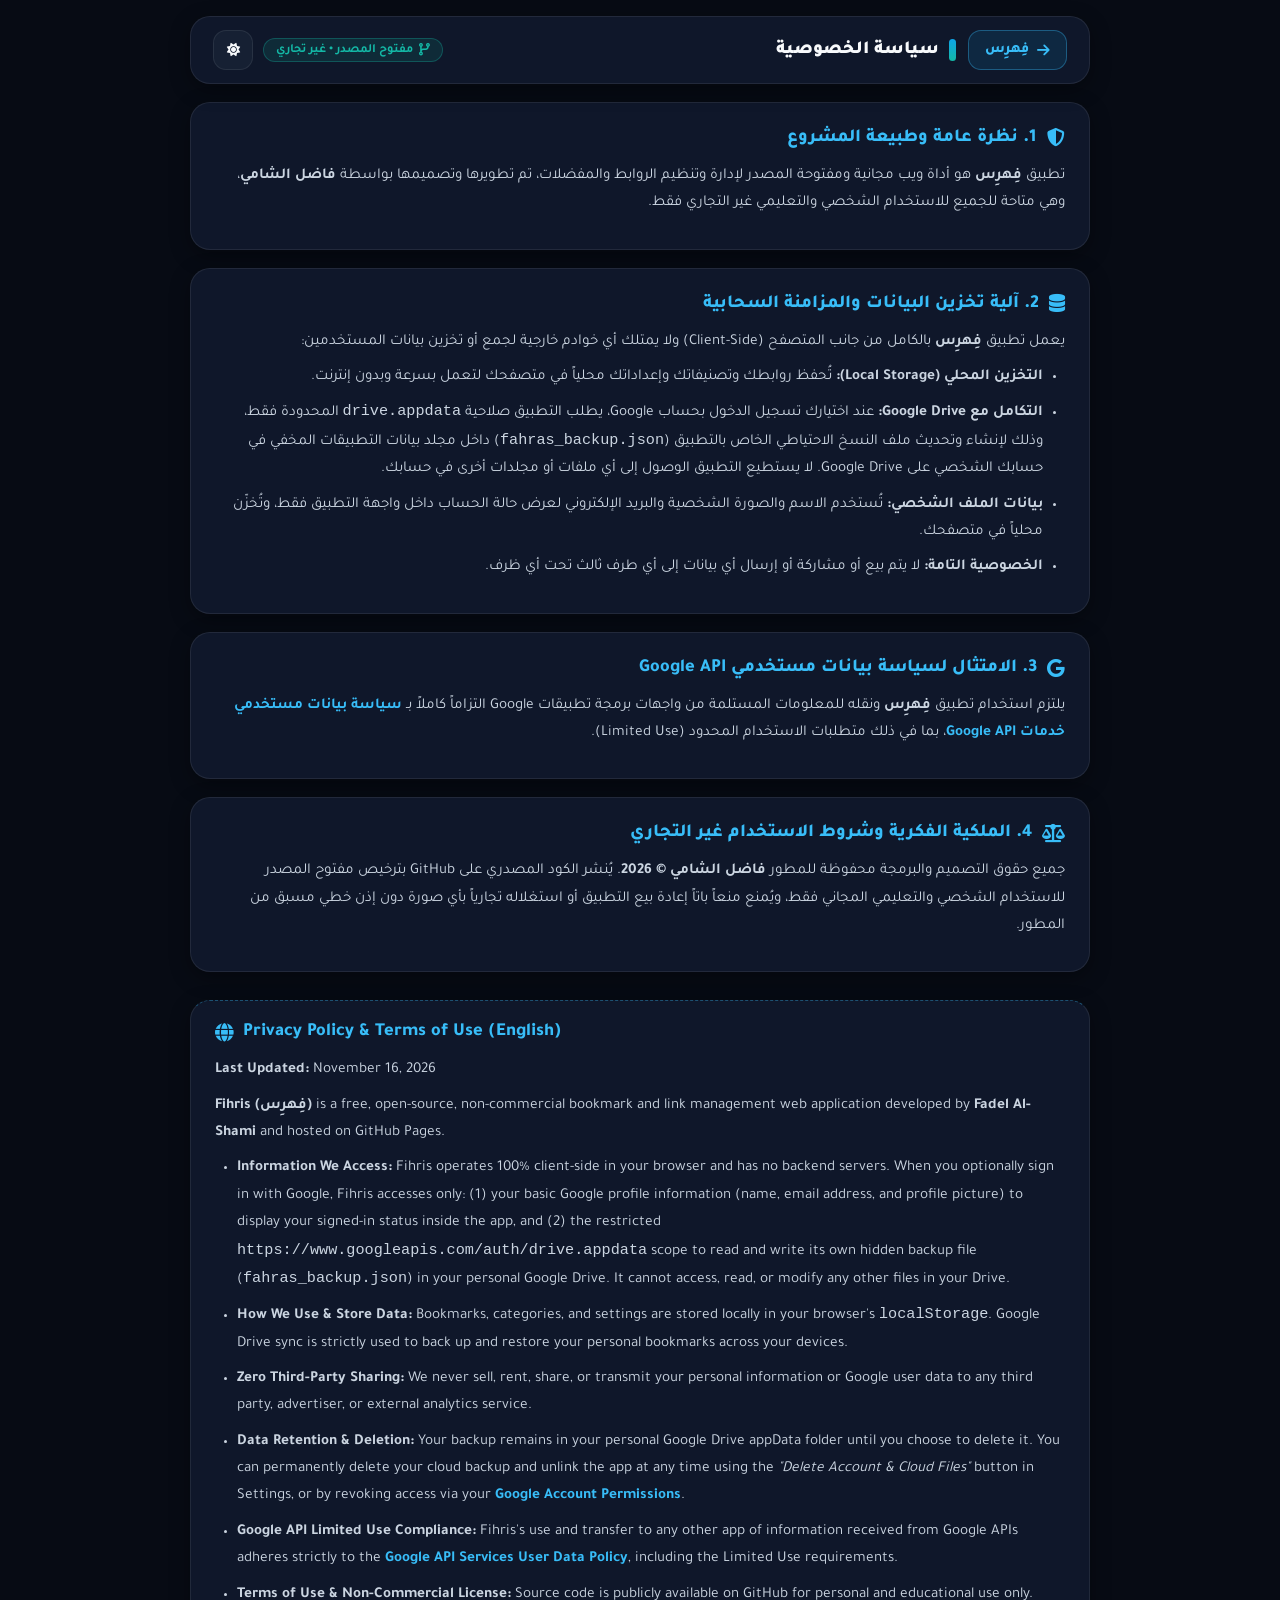
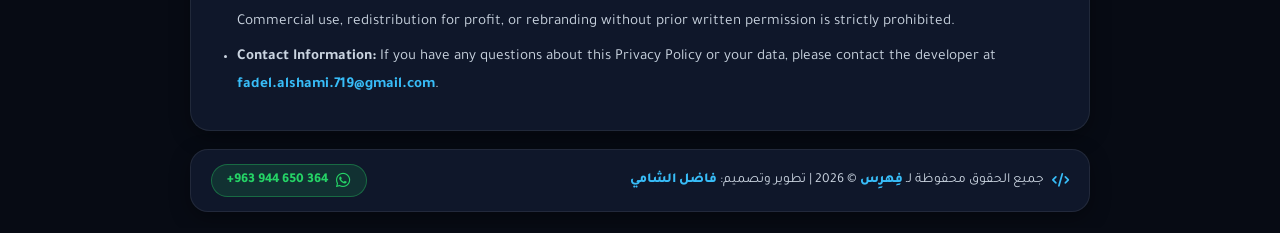
<file: privacy.html>
<!DOCTYPE html>
<html lang="ar" dir="rtl">

<head>
    <meta charset="UTF-8">
    <meta name="viewport" content="width=device-width, initial-scale=1.0, viewport-fit=cover">
    <title>سياسة الخصوصية وشروط الاستخدام - فِهرِس | Fihris</title>
    <!-- 1. أيقونات المتصفح (مطابقة لـ index.html) -->
    <link rel="icon" type="image/png" href="favicon/favicon-96x96.png" sizes="96x96" />
    <link rel="icon" type="image/svg+xml" href="favicon/favicon.svg" />
    <link rel="shortcut icon" href="favicon/favicon.ico" />
    <!-- 2. أيقونة أجهزة آبل -->
    <link rel="apple-touch-icon" sizes="180x180" href="favicon/apple-touch-icon.png" />
    <!-- 3. ملف الإعدادات للأندرويد -->
    <link rel="manifest" href="favicon/site.webmanifest" />
    <!-- 4. لون شريط المتصفح -->
    <meta name="theme-color" content="#0088cc">

    <link href="https://fonts.googleapis.com/css2?family=Tajawal:wght@300;400;500;700;800;900&display=swap"
        rel="stylesheet">
    <link rel="stylesheet" href="https://cdnjs.cloudflare.com/ajax/libs/font-awesome/6.4.0/css/all.min.css">
    <link rel="stylesheet" href="style.css">
    <style>
        .privacy-container {
            max-width: 900px;
            margin: 0 auto;
            width: 100%;
            display: flex;
            flex-direction: column;
            gap: 18px;
        }

        .privacy-navbar {
            position: sticky;
            top: 16px;
            z-index: 50;
            height: 68px;
            flex-wrap: nowrap;
        }

        .back-pill-btn {
            display: inline-flex;
            align-items: center;
            gap: 8px;
            height: 40px;
            padding: 0 16px;
            border-radius: 13px;
            background: rgba(14, 165, 233, 0.12);
            border: 1px solid rgba(56, 189, 248, 0.35);
            color: var(--primary-light);
            font-family: 'Tajawal', sans-serif;
            font-size: 0.9rem;
            font-weight: 800;
            text-decoration: none;
            cursor: pointer;
            transition: all 0.2s var(--ease-snappy);
            white-space: nowrap;
        }

        .back-pill-btn i {
            transition: transform 0.2s ease;
        }

        .back-pill-btn:hover {
            background: linear-gradient(135deg, var(--primary), var(--accent));
            color: #ffffff;
            border-color: transparent;
            box-shadow: 0 4px 14px rgba(14, 165, 233, 0.35);
        }

        .back-pill-btn:hover i {
            transform: translateX(3px);
        }

        .policy-card {
            background: var(--bg-surface);
            border: 1px solid var(--border);
            border-radius: var(--radius);
            padding: 24px;
            box-shadow: var(--shadow);
        }

        .policy-card h2 {
            font-size: 1.15rem;
            font-weight: 800;
            color: var(--primary-light);
            margin-bottom: 12px;
            display: flex;
            align-items: center;
            gap: 10px;
        }

        .policy-card p,
        .policy-card li {
            font-size: 0.95rem;
            color: var(--text-secondary);
            line-height: 1.8;
            margin-bottom: 8px;
        }

        .policy-card ul {
            padding-right: 22px;
            margin-top: 8px;
        }

        .policy-card a {
            color: var(--primary-light);
            text-decoration: none;
            font-weight: 700;
        }

        .policy-card a:hover {
            text-decoration: underline;
        }

        .en-block {
            direction: ltr;
            text-align: left;
            border-top: 1px dashed var(--border-highlight);
            padding-top: 20px;
            margin-top: 10px;
        }

        .en-block ul {
            padding-right: 0;
            padding-left: 22px;
        }

        .license-badge {
            display: inline-flex;
            align-items: center;
            gap: 6px;
            background: rgba(20, 184, 166, 0.12);
            color: var(--accent);
            border: 1px solid rgba(20, 184, 166, 0.3);
            padding: 4px 12px;
            border-radius: 50px;
            font-size: 0.78rem;
            font-weight: 700;
        }

        @media (max-width: 768px) {
            .privacy-navbar {
                height: 58px;
                padding: 0 12px;
                top: 8px;
            }

            .privacy-navbar .navbar-right {
                display: flex !important;
            }

            .license-badge {
                display: none;
            }

            .back-pill-btn {
                height: 36px;
                padding: 0 12px;
                font-size: 0.84rem;
            }
        }
    </style>
</head>

<body data-theme="dark">
    <script>
        (function () {
            var savedTheme = localStorage.getItem('linkvault_theme') || 'dark';
            document.documentElement.setAttribute('data-theme', savedTheme);
            document.body.setAttribute('data-theme', savedTheme);
        })();
    </script>
    <div class="app-container" style="flex-direction: column;">
        <div class="privacy-container">
            <!-- شريط علوي متناسق مع هوية فهرس -->
            <header class="navbar privacy-navbar">
                <div class="navbar-left" style="gap: 12px;">
                    <a href="index.html" onclick="goBackToApp(event)" class="back-pill-btn" title="العودة إلى فِهرِس">
                        <i class="fas fa-arrow-right"></i>
                        <span>فِهرِس</span>
                    </a>
                    <h1 class="page-title" style="font-size: 1.15rem;">سياسة الخصوصية</h1>
                </div>
                <div class="navbar-right" style="display: flex; align-items: center; gap: 10px;">
                    <span class="license-badge"><i class="fas fa-code-branch"></i> مفتوح المصدر • غير تجاري</span>
                    <button class="nav-btn" onclick="togglePrivacyTheme()" title="تبديل المظهر"><i class="fas fa-sun"
                            id="privacyThemeIcon"></i></button>
                </div>
            </header>

            <!-- القسم العربي -->
            <div class="policy-card">
                <h2><i class="fas fa-shield-alt"></i> 1. نظرة عامة وطبيعة المشروع</h2>
                <p>تطبيق <strong>فِهرِس</strong> هو أداة ويب مجانية ومفتوحة المصدر لإدارة وتنظيم الروابط والمفضلات، تم
                    تطويرها وتصميمها بواسطة <strong>فاضل الشامي</strong>، وهي متاحة للجميع للاستخدام الشخصي والتعليمي
                    غير التجاري فقط.</p>
            </div>

            <div class="policy-card">
                <h2><i class="fas fa-database"></i> 2. آلية تخزين البيانات والمزامنة السحابية</h2>
                <p>يعمل تطبيق <strong>فِهرِس</strong> بالكامل من جانب المتصفح (Client-Side) ولا يمتلك أي خوادم خارجية
                    لجمع أو تخزين بيانات المستخدمين:</p>
                <ul>
                    <li><strong>التخزين المحلي (Local Storage):</strong> تُحفظ روابطك وتصنيفاتك وإعداداتك محلياً في
                        متصفحك لتعمل بسرعة وبدون إنترنت.</li>
                    <li><strong>التكامل مع Google Drive:</strong> عند اختيارك تسجيل الدخول بحساب Google، يطلب التطبيق
                        صلاحية <code>drive.appdata</code> المحدودة فقط، وذلك لإنشاء وتحديث ملف النسخ الاحتياطي الخاص
                        بالتطبيق (<code>fahras_backup.json</code>) داخل مجلد بيانات التطبيقات المخفي في حسابك الشخصي على
                        Google Drive. لا يستطيع التطبيق الوصول إلى أي ملفات أو مجلدات أخرى في حسابك.</li>
                    <li><strong>بيانات الملف الشخصي:</strong> تُستخدم الاسم والصورة الشخصية والبريد الإلكتروني لعرض حالة
                        الحساب داخل واجهة التطبيق فقط، وتُخزّن محلياً في متصفحك.</li>
                    <li><strong>الخصوصية التامة:</strong> لا يتم بيع أو مشاركة أو إرسال أي بيانات إلى أي طرف ثالث تحت أي
                        ظرف.</li>
                </ul>
            </div>

            <div class="policy-card">
                <h2><i class="fab fa-google"></i> 3. الامتثال لسياسة بيانات مستخدمي Google API</h2>
                <p>يلتزم استخدام تطبيق <strong>فِهرِس</strong> ونقله للمعلومات المستلمة من واجهات برمجة تطبيقات Google
                    التزاماً كاملاً بـ <a href="https://developers.google.com/terms/api-services-user-data-policy"
                        target="_blank" rel="noopener">سياسة بيانات مستخدمي خدمات Google API</a>، بما في ذلك متطلبات
                    الاستخدام المحدود (Limited Use).</p>
            </div>

            <div class="policy-card">
                <h2><i class="fas fa-balance-scale"></i> 4. الملكية الفكرية وشروط الاستخدام غير التجاري</h2>
                <p>جميع حقوق التصميم والبرمجة محفوظة للمطور <strong>فاضل الشامي © 2026</strong>. يُنشر الكود المصدري على
                    GitHub بترخيص مفتوح المصدر للاستخدام الشخصي والتعليمي المجاني فقط، ويُمنع منعاً باتاً إعادة بيع
                    التطبيق أو استغلاله تجارياً بأي صورة دون إذن خطي مسبق من المطور.</p>
            </div>

            <!-- القسم الإنجليزي -->
            <div class="policy-card en-block" lang="en">
                <h2><i class="fas fa-globe"></i> Privacy Policy &amp; Terms of Use (English)</h2>
                <p><strong>Last Updated:</strong> November 16, 2026</p>
                <p><strong>Fihris (فِهرِس)</strong> is a free, open-source, non-commercial bookmark and link management
                    web application developed by <strong>Fadel Al-Shami</strong> and hosted on GitHub Pages.</p>
                <ul>
                    <li><strong>Information We Access:</strong> Fihris operates 100% client-side in your browser and has
                        no
                        backend servers. When you optionally sign in with Google, Fihris accesses only: (1) your basic
                        Google profile information (name, email address, and profile picture) to display your signed-in
                        status inside the app, and (2) the restricted
                        <code>https://www.googleapis.com/auth/drive.appdata</code>
                        scope to read and write its own hidden backup file (<code>fahras_backup.json</code>) in your
                        personal
                        Google Drive. It cannot access, read, or modify any other files in your Drive.</li>
                    <li><strong>How We Use &amp; Store Data:</strong> Bookmarks, categories, and settings are stored
                        locally
                        in your browser's <code>localStorage</code>. Google Drive sync is strictly used to back up and
                        restore
                        your personal bookmarks across your devices.</li>
                    <li><strong>Zero Third-Party Sharing:</strong> We never sell, rent, share, or transmit your personal
                        information or Google user data to any third party, advertiser, or external analytics service.
                    </li>
                    <li><strong>Data Retention &amp; Deletion:</strong> Your backup remains in your personal Google
                        Drive
                        appData folder until you choose to delete it. You can permanently delete your cloud backup and
                        unlink
                        the app at any time using the <em>"Delete Account &amp; Cloud Files"</em> button in Settings, or
                        by
                        revoking access via your <a href="https://myaccount.google.com/permissions" target="_blank"
                            rel="noopener">Google Account Permissions</a>.</li>
                    <li><strong>Google API Limited Use Compliance:</strong> Fihris's use and transfer to any other app
                        of
                        information received from Google APIs adheres strictly to the <a
                            href="https://developers.google.com/terms/api-services-user-data-policy" target="_blank"
                            rel="noopener">Google API Services User Data Policy</a>, including the Limited Use
                        requirements.</li>
                    <li><strong>Terms of Use &amp; Non-Commercial License:</strong> Source code is publicly available on
                        GitHub for personal and educational use only. Commercial use, redistribution for profit, or
                        rebranding
                        without prior written permission is strictly prohibited.</li>
                    <li><strong>Contact Information:</strong> If you have any questions about this Privacy Policy or
                        your
                        data, please contact the developer at <a
                            href="mailto:fadel.alshami.719@gmail.com">fadel.alshami.719@gmail.com</a>.</li>
                </ul>
            </div>

            <footer class="app-footer">
                <div class="footer-rights">
                    <i class="fas fa-code" style="color:var(--primary-light);"></i>
                    <span>جميع الحقوق محفوظة لـ <strong>فِهرِس</strong> © 2026 | تطوير وتصميم: <strong>فاضل
                            الشامي</strong></span>
                </div>
                <a href="https://wa.me/963944650364" target="_blank" rel="noopener noreferrer" class="whatsapp-pill">
                    <i class="fab fa-whatsapp"></i>
                    <span class="wa-number">+963 944 650 364</span>
                </a>
            </footer>
        </div>
    </div>

    <script>
        const savedTheme = localStorage.getItem('linkvault_theme') || 'dark';
        document.body.setAttribute('data-theme', savedTheme);
        const privacyThemeIcon = document.getElementById('privacyThemeIcon');
        if (privacyThemeIcon) {
            privacyThemeIcon.className = savedTheme === 'dark' ? 'fas fa-sun' : 'fas fa-moon';
        }

        function togglePrivacyTheme() {
            const current = document.body.getAttribute('data-theme');
            const next = current === 'dark' ? 'light' : 'dark';
            document.documentElement.setAttribute('data-theme', next);
            document.body.setAttribute('data-theme', next);
            localStorage.setItem('linkvault_theme', next);
            if (privacyThemeIcon) {
                privacyThemeIcon.className = next === 'dark' ? 'fas fa-sun' : 'fas fa-moon';
            }
        }

        function goBackToApp(e) {
            if (document.referrer && document.referrer.includes(window.location.host)) {
                e.preventDefault();
                window.history.back();
            }
        }
    </script>
</body>

</html>
</file>
<file: style.css>
:root {
    --primary: #0ea5e9;
    --primary-dark: #0284c7;
    --primary-light: #38bdf8;
    --secondary: #f43f5e;
    --accent: #14b8a6;
    --success: #10b981;
    --danger: #ef4444;
    --warning: #f59e0b;
    --info: #06b6d4;
    --whatsapp: #25d366;
    --radius: 20px;
    --radius-sm: 14px;
    --ease-snappy: cubic-bezier(0.2, 0.8, 0.2, 1);
}

[data-theme="dark"] {
    --bg-dark: #070b14;
    --bg-surface: #0f172a;
    --bg-elevated: #162033;
    --bg-sidebar: #0b1120;
    --bg-hover: #1e293b;
    --text-primary: #f8fafc;
    --text-secondary: #cbd5e1;
    --text-muted: #64748b;
    --border: rgba(255, 255, 255, 0.08);
    --border-highlight: rgba(56, 189, 248, 0.35);
    --shadow: 0 6px 20px rgba(0, 0, 0, 0.35);
    --shadow-lg: 0 14px 30px rgba(0, 0, 0, 0.55);
    --input-bg: #090e1a;
}

[data-theme="light"] {
    --bg-dark: #f1f5f9;
    --bg-surface: #ffffff;
    --bg-elevated: #f8fafc;
    --bg-sidebar: #ffffff;
    --bg-hover: #e2e8f0;
    --text-primary: #0f172a;
    --text-secondary: #334155;
    --text-muted: #64748b;
    --border: rgba(15, 23, 42, 0.09);
    --border-highlight: rgba(14, 165, 233, 0.4);
    --shadow: 0 4px 16px rgba(15, 23, 42, 0.06);
    --shadow-lg: 0 12px 28px rgba(15, 23, 42, 0.12);
    --input-bg: #f8fafc;
}

* {
    margin: 0;
    padding: 0;
    box-sizing: border-box;
    -webkit-tap-highlight-color: transparent;
}

button,
a,
.link-card,
.pinned-item,
.filter-chip,
.user-info,
.category-card {
    touch-action: manipulation;
}

body {
    font-family: 'Tajawal', sans-serif;
    background-color: var(--bg-dark);
    color: var(--text-primary);
    min-height: 100vh;
    min-height: 100dvh;
    overflow-x: hidden;
}

::-webkit-scrollbar {
    width: 6px;
    height: 6px;
}

::-webkit-scrollbar-track {
    background: transparent;
}

::-webkit-scrollbar-thumb {
    background: var(--border-highlight);
    border-radius: 10px;
}

.app-container {
    display: flex;
    min-height: 100vh;
    min-height: 100dvh;
    padding: 16px;
    gap: 20px;
}

/* ===== الطبقة المعتمة للهاتف ===== */
.sidebar-overlay {
    display: none;
    position: fixed;
    inset: 0;
    background: rgba(2, 6, 23, 0.72);
    z-index: 999;
    opacity: 0;
    will-change: opacity;
    transition: opacity 0.2s ease;
}

.sidebar-overlay.active {
    display: block;
    opacity: 1;
}

/* ===== القائمة الجانبية (Sidebar) ===== */
.sidebar {
    width: 270px;
    background: var(--bg-sidebar);
    border: 1px solid var(--border);
    border-radius: 24px;
    display: flex;
    flex-direction: column;
    position: fixed;
    right: 16px;
    top: 16px;
    height: calc(100vh - 32px);
    height: calc(100dvh - 32px);
    z-index: 100;
    will-change: transform, width;
    transition: transform 0.24s var(--ease-snappy), width 0.24s var(--ease-snappy);
    overflow-y: auto;
    box-shadow: var(--shadow);
}

.sidebar.collapsed {
    width: 82px;
}

/* ===== بانر ترويسة القائمة الجانبية مع الصورة ===== */
.sidebar-header {
    margin: 12px 12px 6px;
    padding: 12px 14px;
    background: linear-gradient(135deg, #0c192e 0%, #0f2942 100%);
    border: 1px solid rgba(56, 189, 248, 0.35);
    border-radius: 18px;
    display: flex;
    align-items: center;
    gap: 12px;
    box-shadow: 0 4px 15px rgba(0, 0, 0, 0.2);
}

[data-theme="light"] .sidebar-header {
    background: linear-gradient(135deg, #e0f2fe 0%, #ccfbf1 100%);
    border-color: rgba(14, 165, 233, 0.35);
    box-shadow: 0 4px 12px rgba(14, 165, 233, 0.1);
}

.logo-icon {
    width: 42px;
    height: 42px;
    border-radius: 13px;
    display: flex;
    align-items: center;
    justify-content: center;
    flex-shrink: 0;
    overflow: hidden;
    position: relative;
    background: transparent;
    transition: transform 0.2s ease;
}

.logo-img {
    width: 100%;
    height: 100%;
    object-fit: cover;
    border-radius: 13px;
    display: block;
}

.logo-expand-icon {
    display: none;
    font-size: 1.1rem;
    color: #ffffff;
}

.logo-text {
    font-size: 1.5rem;
    font-weight: 900;
    letter-spacing: -0.3px;
    color: #ffffff;
    white-space: nowrap;
}

[data-theme="light"] .logo-text {
    color: #0369a1;
}

.sidebar-toggle {
    margin-right: auto;
    width: 32px;
    height: 32px;
    background: rgba(255, 255, 255, 0.1);
    border: 1px solid rgba(255, 255, 255, 0.15);
    border-radius: 10px;
    display: flex;
    align-items: center;
    justify-content: center;
    cursor: pointer;
    color: #38bdf8;
    font-size: 0.85rem;
    flex-shrink: 0;
    transition: background-color 0.2s ease, color 0.2s ease;
}

[data-theme="light"] .sidebar-toggle {
    background: rgba(255, 255, 255, 0.8);
    border-color: rgba(14, 165, 233, 0.25);
    color: #0284c7;
}

.sidebar-toggle:hover {
    background: var(--primary);
    color: #ffffff;
    border-color: transparent;
}

/* حالة القائمة الجانبية وهي مطوية */
.sidebar.collapsed .sidebar-header {
    margin: 12px 10px 6px;
    padding: 10px;
    justify-content: center;
    gap: 0;
}

.sidebar.collapsed .sidebar-toggle,
.sidebar.collapsed .logo-text,
.sidebar.collapsed .nav-text,
.sidebar.collapsed .section-title,
.sidebar.collapsed .user-details {
    display: none !important;
}

.sidebar.collapsed .logo-icon {
    cursor: pointer;
}

.sidebar.collapsed .logo-icon:hover {
    background: var(--primary);
}

.sidebar.collapsed .logo-icon:hover .logo-img {
    display: none;
}

.sidebar.collapsed .logo-icon:hover .logo-expand-icon {
    display: block;
}

.sidebar-nav {
    flex: 1;
    padding: 8px 14px;
    display: flex;
    flex-direction: column;
    gap: 6px;
}

.section-title {
    font-size: 0.72rem;
    font-weight: 800;
    color: var(--text-muted);
    padding: 6px 10px;
    margin: 10px 0 4px;
    display: flex;
    align-items: center;
    gap: 10px;
    letter-spacing: 0.5px;
}

.section-title::before {
    content: '';
    width: 6px;
    height: 6px;
    border-radius: 50%;
    background: var(--primary-light);
}

.section-title::after {
    content: '';
    flex: 1;
    height: 1px;
    background: linear-gradient(to left, var(--border), transparent);
}

.nav-item {
    display: flex;
    align-items: center;
    gap: 12px;
    padding: 10px 12px;
    border-radius: 16px;
    cursor: pointer;
    transition: background-color 0.2s ease, border-color 0.2s ease, color 0.2s ease;
    color: var(--text-secondary);
    text-decoration: none;
    position: relative;
    font-size: 0.95rem;
    border: 1px solid transparent;
}

.nav-item::before {
    content: '';
    position: absolute;
    right: -14px;
    top: 50%;
    transform: translateY(-50%) scaleY(0);
    width: 4px;
    height: 24px;
    border-radius: 4px 0 0 4px;
    background: linear-gradient(to bottom, var(--primary-light), var(--accent));
    transition: transform 0.2s var(--ease-snappy);
}

.nav-item i {
    width: 36px;
    height: 36px;
    border-radius: 11px;
    background: var(--bg-hover);
    border: 1px solid var(--border);
    display: flex;
    align-items: center;
    justify-content: center;
    font-size: 0.98rem;
    flex-shrink: 0;
}

.nav-item .nav-text {
    font-weight: 600;
    white-space: nowrap;
}

.nav-item .badge {
    margin-right: auto;
    background: var(--bg-hover);
    border: 1px solid var(--border);
    color: var(--text-secondary);
    font-size: 0.72rem;
    padding: 3px 9px;
    border-radius: 10px;
    font-weight: 800;
}

.nav-item:hover {
    background: rgba(14, 165, 233, 0.08);
    border-color: rgba(14, 165, 233, 0.2);
    color: var(--text-primary);
}

.nav-item.active {
    background: rgba(14, 165, 233, 0.14);
    border-color: rgba(56, 189, 248, 0.35);
    color: var(--text-primary);
}

.nav-item.active::before {
    transform: translateY(-50%) scaleY(1);
}

.nav-item.active i {
    background: linear-gradient(135deg, var(--primary), var(--accent));
    color: #ffffff !important;
    border-color: transparent;
}

.nav-item.active .nav-text {
    font-weight: 800;
    color: var(--primary-light);
}

.nav-item.active .badge {
    background: linear-gradient(135deg, var(--primary), var(--accent));
    color: #ffffff !important;
    border-color: transparent;
}

.sidebar.collapsed .nav-item {
    justify-content: center;
    padding: 8px;
}

.sidebar.collapsed .nav-item i {
    width: 40px;
    height: 40px;
    border-radius: 13px;
}

.sidebar.collapsed .badge {
    position: absolute;
    top: 2px;
    left: 4px;
    font-size: 0.6rem;
    padding: 1px 5px;
    border-radius: 8px;
}

/* ===== تذييل الشريط الجانبي ===== */
.sidebar-footer {
    padding: 14px;
}

.user-info {
    display: flex;
    align-items: center;
    gap: 10px;
    padding: 10px;
    border-radius: 16px;
    background: var(--bg-elevated);
    border: 1px solid var(--border);
    cursor: pointer;
    transition: border-color 0.2s ease, background-color 0.2s ease;
}

.user-info:hover,
.user-info.active-settings {
    border-color: var(--primary);
    background: rgba(14, 165, 233, 0.12);
}

.sidebar.collapsed .sidebar-footer {
    padding: 12px 10px;
    display: flex;
    justify-content: center;
}

.sidebar.collapsed .user-info {
    width: 52px;
    height: 52px;
    padding: 0;
    gap: 0;
    justify-content: center;
    align-items: center;
    border-radius: 16px;
}

.user-avatar {
    width: 38px;
    height: 38px;
    border-radius: 12px;
    background: linear-gradient(135deg, var(--primary), var(--accent));
    display: flex;
    align-items: center;
    justify-content: center;
    font-weight: 900;
    color: white;
    flex-shrink: 0;
    font-size: 1.05rem;
}

.user-details {
    flex: 1;
    overflow: hidden;
}

.user-name {
    font-weight: 800;
    font-size: 0.88rem;
    white-space: nowrap;
    overflow: hidden;
    text-overflow: ellipsis;
}

.user-role {
    font-size: 0.72rem;
    color: var(--primary-light);
    display: flex;
    align-items: center;
    gap: 4px;
}

/* ===== المحتوى الرئيسي والشريط العلوي ===== */
.main-content {
    flex: 1;
    min-width: 0;
    max-width: 100%;
    margin-right: 290px;
    transition: margin-right 0.24s var(--ease-snappy);
    display: flex;
    flex-direction: column;
    gap: 20px;
}

.sidebar.collapsed+.main-content {
    margin-right: 102px;
}

.navbar {
    height: 68px;
    background: var(--bg-surface);
    border: 1px solid var(--border);
    border-radius: 20px;
    display: flex;
    align-items: center;
    justify-content: space-between;
    padding: 0 22px;
    position: sticky;
    top: 16px;
    z-index: 50;
    box-shadow: var(--shadow);
    gap: 16px;
}

.navbar-left {
    display: flex;
    align-items: center;
    gap: 14px;
}

.page-title {
    font-size: 1.32rem;
    font-weight: 900;
    display: flex;
    align-items: center;
    gap: 10px;
    white-space: nowrap;
}

.page-title::before {
    content: '';
    width: 7px;
    height: 22px;
    border-radius: 6px;
    background: linear-gradient(to bottom, var(--primary), var(--accent));
}

.navbar-right {
    display: flex;
    align-items: center;
    gap: 10px;
}

.search-bar {
    position: relative;
    width: 310px;
}

.search-bar input {
    width: 100%;
    padding: 10px 18px 10px 42px;
    background: var(--input-bg);
    border: 1px solid var(--border);
    border-radius: 50px;
    color: var(--text-primary);
    font-family: 'Tajawal', sans-serif;
    font-size: 0.92rem;
    transition: border-color 0.2s ease;
}

.search-bar input:focus {
    outline: none;
    border-color: var(--primary);
}

.search-bar i {
    position: absolute;
    left: 16px;
    top: 50%;
    transform: translateY(-50%);
    color: var(--primary-light);
}

.nav-btn {
    width: 40px;
    height: 40px;
    border-radius: 13px;
    background: var(--bg-elevated);
    border: 1px solid var(--border);
    color: var(--text-primary);
    display: flex;
    align-items: center;
    justify-content: center;
    cursor: pointer;
    transition: background-color 0.2s ease, color 0.2s ease;
    flex-shrink: 0;
}

.nav-btn:hover {
    background: var(--primary);
    color: white;
    border-color: transparent;
}

.mobile-menu-btn {
    display: none;
    width: 40px;
    height: 40px;
    border-radius: 12px;
    background: var(--bg-elevated);
    border: 1px solid var(--border);
    color: var(--text-primary);
    align-items: center;
    justify-content: center;
    cursor: pointer;
    flex-shrink: 0;
}

.mobile-menu-btn:active {
    transform: scale(0.94);
}

/* ===== منطقة المحتوى ===== */
.content-area {
    flex: 1;
    min-width: 0;
    width: 100%;
    padding: 2px;
}

.view-section {
    display: none;
}

.view-section.active {
    display: block;
}

/* ===== شريط المفضلة المثبتة ===== */
.pinned-favorites-wrapper {
    background: var(--bg-surface);
    border: 1px solid rgba(244, 63, 94, 0.28);
    border-radius: 20px;
    padding: 15px 18px;
    margin-bottom: 18px;
    box-shadow: var(--shadow);
}

.pinned-header {
    display: flex;
    align-items: center;
    justify-content: space-between;
    margin-bottom: 10px;
}

.pinned-title {
    font-size: 0.9rem;
    font-weight: 800;
    color: var(--text-primary);
    display: flex;
    align-items: center;
    gap: 8px;
}

.pinned-title i {
    color: var(--secondary);
}

.pinned-strip {
    display: flex;
    align-items: center;
    gap: 10px;
    overflow-x: auto;
    padding-bottom: 4px;
    -webkit-overflow-scrolling: touch;
}

.pinned-strip::-webkit-scrollbar {
    height: 4px;
}

.pinned-strip::-webkit-scrollbar-thumb {
    background: rgba(244, 63, 94, 0.4);
    border-radius: 10px;
}

.pinned-item {
    flex-shrink: 0;
    display: flex;
    align-items: center;
    gap: 10px;
    padding: 9px 14px;
    background: var(--bg-elevated);
    border: 1px solid var(--border);
    border-radius: 14px;
    cursor: pointer;
    transition: border-color 0.2s ease, transform 0.15s ease;
    min-width: 160px;
    max-width: 215px;
}

.pinned-item:hover {
    transform: translateY(-2px);
    border-color: var(--secondary);
}

.pinned-favicon {
    width: 32px;
    height: 32px;
    border-radius: 9px;
    background: var(--bg-surface);
    border: 1px solid var(--border);
    display: flex;
    align-items: center;
    justify-content: center;
    flex-shrink: 0;
}

.pinned-favicon img {
    width: 19px;
    height: 19px;
    object-fit: contain;
    border-radius: 4px;
}

.pinned-favicon i {
    color: var(--secondary);
    font-size: 0.9rem;
}

.pinned-info {
    overflow: hidden;
    flex: 1;
}

.pinned-name {
    font-size: 0.86rem;
    font-weight: 800;
    color: var(--text-primary);
    white-space: nowrap;
    overflow: hidden;
    text-overflow: ellipsis;
}

.pinned-meta {
    font-size: 0.7rem;
    color: var(--text-muted);
    display: flex;
    align-items: center;
    gap: 4px;
}

/* ===== ترويسة القسم وأدوات الفرز والتصفية ===== */
.section-header {
    display: flex;
    align-items: center;
    justify-content: space-between;
    margin-bottom: 16px;
    background: var(--bg-surface);
    padding: 15px 20px;
    border-radius: 18px;
    border: 1px solid var(--border);
    flex-wrap: wrap;
    gap: 12px;
    box-shadow: var(--shadow);
}

.section-header h2 {
    font-size: 1.12rem;
    font-weight: 800;
    display: flex;
    align-items: center;
    gap: 10px;
}

.section-header h2 i {
    color: var(--primary-light);
    font-size: 1.15rem;
}

.header-controls {
    display: flex;
    align-items: center;
    gap: 10px;
    flex-wrap: wrap;
}

.sort-switcher {
    display: inline-flex;
    background: var(--input-bg);
    border: 1px solid var(--border);
    border-radius: 13px;
    padding: 3px;
    gap: 3px;
}

.sort-btn {
    padding: 6px 13px;
    border-radius: 10px;
    border: none;
    background: transparent;
    color: var(--text-secondary);
    font-family: 'Tajawal', sans-serif;
    font-size: 0.83rem;
    font-weight: 700;
    cursor: pointer;
    display: inline-flex;
    align-items: center;
    gap: 6px;
    transition: background-color 0.2s ease, color 0.2s ease;
}

.sort-btn:hover {
    color: var(--text-primary);
}

.sort-btn.active {
    background: var(--bg-elevated);
    color: var(--primary-light);
}

.sort-btn.active.popular-sort {
    color: var(--warning);
}

.filter-bar {
    display: flex;
    align-items: center;
    gap: 8px;
    margin-bottom: 20px;
    width: 100%;
    max-width: 100%;
    overflow-x: auto;
    overflow-y: hidden;
    padding-bottom: 6px;
    -webkit-overflow-scrolling: touch;
}

.filter-bar::-webkit-scrollbar {
    height: 4px;
}

.filter-bar::-webkit-scrollbar-thumb {
    background: var(--border-highlight);
    border-radius: 10px;
}

.filter-chip {
    flex-shrink: 0;
    padding: 7px 15px;
    border-radius: 50px;
    background: var(--bg-surface);
    border: 1px solid var(--border);
    color: var(--text-secondary);
    font-family: 'Tajawal', sans-serif;
    font-size: 0.85rem;
    font-weight: 700;
    cursor: pointer;
    display: inline-flex;
    align-items: center;
    gap: 7px;
    white-space: nowrap;
    transition: border-color 0.2s ease, background-color 0.2s ease;
}

.filter-chip:hover {
    border-color: var(--primary-light);
    color: var(--text-primary);
}

.filter-chip.active {
    background: linear-gradient(135deg, var(--primary), var(--accent));
    color: #ffffff;
    border-color: transparent;
}

.filter-chip .chip-count {
    background: rgba(255, 255, 255, 0.16);
    padding: 1px 7px;
    border-radius: 20px;
    font-size: 0.72rem;
}

.btn {
    padding: 9px 20px;
    border-radius: 13px;
    border: none;
    font-family: 'Tajawal', sans-serif;
    font-weight: 700;
    font-size: 0.9rem;
    cursor: pointer;
    display: inline-flex;
    align-items: center;
    gap: 8px;
    transition: transform 0.15s ease, opacity 0.2s ease;
}

.btn:active {
    transform: scale(0.96);
}

.btn-primary {
    background: linear-gradient(135deg, var(--primary), var(--accent));
    color: white;
    box-shadow: 0 4px 14px rgba(14, 165, 233, 0.3);
}

.btn-secondary {
    background: var(--bg-elevated);
    color: var(--text-primary);
    border: 1px solid var(--border);
}

.btn-secondary:hover {
    border-color: var(--primary);
}

.btn-danger {
    background: rgba(239, 68, 68, 0.14);
    color: var(--danger);
    border: 1px solid rgba(239, 68, 68, 0.3);
}

.btn-danger:hover {
    background: var(--danger);
    color: white;
}

/* ===== بطاقات الروابط ===== */
.cards-grid {
    display: grid;
    grid-template-columns: repeat(auto-fill, minmax(min(100%, 325px), 1fr));
    gap: 18px;
}

.link-card {
    background: var(--bg-surface);
    border: 1px solid var(--border);
    border-radius: var(--radius);
    overflow: hidden;
    transition: transform 0.2s ease, border-color 0.2s ease;
    position: relative;
    cursor: pointer;
    display: flex;
    flex-direction: column;
    box-shadow: var(--shadow);
}

.link-card:hover {
    transform: translateY(-4px);
    border-color: var(--border-highlight);
}

.card-banner {
    height: 62px;
    position: relative;
    display: flex;
    align-items: center;
    justify-content: flex-start;
    padding: 0 18px;
}

.card-favicon {
    width: 50px;
    height: 50px;
    background: var(--bg-surface);
    border: 2px solid var(--border);
    border-radius: 15px;
    display: flex;
    align-items: center;
    justify-content: center;
    box-shadow: 0 6px 16px rgba(0, 0, 0, 0.25);
    position: relative;
    z-index: 2;
    transform: translateY(20px);
}

.card-favicon img {
    width: 28px;
    height: 28px;
    object-fit: contain;
    border-radius: 6px;
}

.card-favicon i {
    font-size: 1.35rem;
    color: var(--primary-light);
}

.card-body {
    padding: 30px 18px 16px;
    flex: 1;
    display: flex;
    flex-direction: column;
}

.card-badges-top {
    position: absolute;
    top: 16px;
    left: 16px;
    z-index: 2;
    display: flex;
    align-items: center;
    gap: 6px;
}

.card-category {
    display: inline-flex;
    align-items: center;
    gap: 5px;
    padding: 4px 11px;
    background: rgba(15, 23, 42, 0.82);
    color: #ffffff;
    border: 1px solid rgba(255, 255, 255, 0.18);
    border-radius: 50px;
    font-size: 0.73rem;
    font-weight: 700;
}

.card-clicks-badge {
    display: inline-flex;
    align-items: center;
    gap: 4px;
    padding: 4px 9px;
    background: rgba(15, 23, 42, 0.82);
    color: var(--warning);
    border: 1px solid rgba(245, 158, 11, 0.35);
    border-radius: 50px;
    font-size: 0.71rem;
    font-weight: 800;
}

.card-title {
    font-size: 1.1rem;
    font-weight: 800;
    margin-bottom: 5px;
    color: var(--text-primary);
    line-height: 1.4;
}

.card-url {
    font-size: 0.79rem;
    color: var(--primary-light);
    margin-bottom: 10px;
    display: inline-flex;
    align-items: center;
    gap: 6px;
    direction: ltr;
    justify-content: flex-end;
    background: rgba(14, 165, 233, 0.09);
    padding: 3px 10px;
    border-radius: 8px;
    align-self: flex-start;
    max-width: 100%;
    overflow: hidden;
    text-overflow: ellipsis;
    white-space: nowrap;
}

.card-description {
    font-size: 0.87rem;
    color: var(--text-secondary);
    line-height: 1.55;
    margin-bottom: 14px;
    display: -webkit-box;
    -webkit-line-clamp: 2;
    -webkit-box-orient: vertical;
    overflow: hidden;
    flex: 1;
}

.card-footer {
    display: flex;
    align-items: center;
    justify-content: space-between;
    padding-top: 12px;
    border-top: 1px dashed var(--border);
    margin-top: auto;
}

.card-date {
    font-size: 0.75rem;
    color: var(--text-muted);
    display: flex;
    align-items: center;
    gap: 5px;
}

.card-actions {
    display: flex;
    gap: 6px;
}

.card-action-btn {
    width: 34px;
    height: 34px;
    border-radius: 10px;
    border: 1px solid var(--border);
    background: var(--bg-elevated);
    color: var(--text-secondary);
    display: flex;
    align-items: center;
    justify-content: center;
    cursor: pointer;
    transition: background-color 0.15s ease, color 0.15s ease;
    font-size: 0.84rem;
}

.card-action-btn:hover {
    color: white !important;
    border-color: transparent;
}

.card-action-btn.fav:hover {
    background: var(--secondary);
}

.card-action-btn.copy:hover {
    background: var(--success);
}

.card-action-btn.edit:hover {
    background: var(--primary);
}

.card-action-btn.delete:hover {
    background: var(--danger);
}

/* ===== التصنيفات ===== */
.categories-grid {
    display: grid;
    grid-template-columns: repeat(auto-fill, minmax(min(100%, 240px), 1fr));
    gap: 16px;
}

.category-card {
    background: var(--bg-surface);
    border: 1px solid var(--border);
    border-radius: var(--radius);
    padding: 20px;
    cursor: pointer;
    transition: transform 0.2s ease, border-color 0.2s ease;
    display: flex;
    flex-direction: column;
    align-items: center;
    text-align: center;
    box-shadow: var(--shadow);
}

.category-card:hover {
    transform: translateY(-4px);
    border-color: var(--primary);
}

.category-icon {
    width: 56px;
    height: 56px;
    border-radius: 18px;
    display: flex;
    align-items: center;
    justify-content: center;
    font-size: 1.5rem;
    margin-bottom: 12px;
}

.category-name {
    font-size: 1.08rem;
    font-weight: 800;
    margin-bottom: 4px;
}

.category-count {
    font-size: 0.8rem;
    color: var(--text-muted);
    background: var(--bg-elevated);
    padding: 3px 12px;
    border-radius: 50px;
}

.category-actions {
    display: flex;
    gap: 8px;
    justify-content: center;
    margin-top: 12px;
}

.cat-action-btn {
    width: 32px;
    height: 32px;
    border-radius: 10px;
    border: 1px solid var(--border);
    background: var(--bg-elevated);
    color: var(--text-secondary);
    display: flex;
    align-items: center;
    justify-content: center;
    cursor: pointer;
    transition: background-color 0.15s ease, color 0.15s ease;
}

.cat-action-btn.edit:hover {
    background: var(--primary);
    color: white;
    border-color: transparent;
}

.cat-action-btn.delete:hover {
    background: var(--danger);
    color: white;
    border-color: transparent;
}

/* ===== الإحصائيات ===== */
.stats-dashboard {
    display: grid;
    grid-template-columns: repeat(3, 1fr);
    gap: 16px;
    margin-bottom: 20px;
}

.stat-box {
    background: var(--bg-surface);
    border: 1px solid var(--border);
    border-radius: var(--radius);
    padding: 20px;
    display: flex;
    align-items: center;
    gap: 15px;
    box-shadow: var(--shadow);
}

.stat-box-icon {
    width: 50px;
    height: 50px;
    border-radius: 15px;
    display: flex;
    align-items: center;
    justify-content: center;
    font-size: 1.3rem;
    flex-shrink: 0;
}

.stat-box-info {
    overflow: hidden;
}

.stat-box-value {
    font-size: 1.8rem;
    font-weight: 900;
    line-height: 1.2;
}

.stat-box-label {
    font-size: 0.84rem;
    color: var(--text-muted);
    font-weight: 600;
    margin-top: 2px;
}

.charts-grid {
    display: grid;
    grid-template-columns: repeat(2, 1fr);
    gap: 18px;
}

.chart-card {
    background: var(--bg-surface);
    border: 1px solid var(--border);
    border-radius: var(--radius);
    padding: 20px;
    box-shadow: var(--shadow);
}

.chart-card h3 {
    font-size: 1rem;
    font-weight: 800;
    margin-bottom: 14px;
    display: flex;
    align-items: center;
    gap: 10px;
}

.chart-card h3 i {
    color: var(--primary-light);
}

.chart-container {
    position: relative;
    height: 260px;
}

/* ===== الإعدادات ===== */
.settings-section {
    background: var(--bg-surface);
    border: 1px solid var(--border);
    border-radius: var(--radius);
    padding: 22px;
    margin-bottom: 18px;
    box-shadow: var(--shadow);
}

.settings-section h3 {
    font-size: 1.02rem;
    font-weight: 800;
    margin-bottom: 16px;
    display: flex;
    align-items: center;
    gap: 10px;
}

.settings-section h3 i {
    color: var(--primary-light);
}

.setting-item {
    display: flex;
    align-items: center;
    justify-content: space-between;
    padding: 14px 0;
    border-bottom: 1px solid var(--border);
    gap: 12px;
    flex-wrap: wrap;
}

.setting-item:last-child {
    border-bottom: none;
}

.setting-info h4 {
    font-size: 0.96rem;
    font-weight: 700;
    margin-bottom: 3px;
}

.setting-info p {
    font-size: 0.83rem;
    color: var(--text-muted);
}

.toggle {
    position: relative;
    width: 50px;
    height: 27px;
}

.toggle input {
    opacity: 0;
    width: 0;
    height: 0;
}

.toggle-slider {
    position: absolute;
    cursor: pointer;
    inset: 0;
    background: var(--bg-hover);
    border: 1px solid var(--border);
    border-radius: 50px;
    transition: background-color 0.2s ease;
}

.toggle-slider::before {
    content: '';
    position: absolute;
    height: 19px;
    width: 19px;
    right: 4px;
    bottom: 3px;
    background: white;
    border-radius: 50%;
    transition: transform 0.2s ease;
}

.toggle input:checked+.toggle-slider {
    background: linear-gradient(135deg, var(--primary), var(--accent));
    border-color: transparent;
}

.toggle input:checked+.toggle-slider::before {
    transform: translateX(-22px);
}

.import-export-area {
    background: var(--input-bg);
    border: 2px dashed var(--border);
    border-radius: 16px;
    padding: 24px;
    text-align: center;
    cursor: pointer;
    transition: border-color 0.2s ease;
}

.import-export-area:hover {
    border-color: var(--primary);
}

.import-export-area i {
    font-size: 2.1rem;
    color: var(--primary-light);
    margin-bottom: 8px;
}

.import-export-area h4 {
    font-size: 0.98rem;
    font-weight: 800;
    margin-bottom: 4px;
}

.import-export-area p {
    font-size: 0.83rem;
    color: var(--text-muted);
}

/* ===== التذييل (Footer) ===== */
.app-footer {
    margin-top: auto;
    padding: 14px 20px;
    background: var(--bg-surface);
    border: 1px solid var(--border);
    border-radius: 18px;
    display: flex;
    align-items: center;
    justify-content: space-between;
    flex-wrap: wrap;
    gap: 12px;
    box-shadow: var(--shadow);
}

/* إخفاء شريط الحقوق المختصر فقط عند فتح تبويب الإعدادات */
.content-area:has(#settingsView.active)+.app-footer {
    display: none !important;
}

.footer-rights {
    font-size: 0.86rem;
    color: var(--text-secondary);
    display: flex;
    align-items: center;
    gap: 8px;
}

.footer-rights strong {
    color: var(--primary-light);
    font-weight: 800;
}

.mobile-rights {
    display: none;
}

.whatsapp-pill {
    display: inline-flex;
    align-items: center;
    gap: 8px;
    padding: 7px 15px;
    border-radius: 50px;
    background: rgba(37, 211, 102, 0.14);
    border: 1px solid rgba(37, 211, 102, 0.35);
    color: var(--whatsapp);
    text-decoration: none;
    font-size: 0.85rem;
    font-weight: 800;
    transition: background-color 0.2s ease, color 0.2s ease;
}

.whatsapp-pill i {
    font-size: 1.05rem;
}

.whatsapp-pill:hover {
    background: var(--whatsapp);
    color: #ffffff;
}

.whatsapp-pill .wa-number {
    direction: ltr;
}

/* ===== زر الإضافة العائم للجوال (FAB) ===== */
.mobile-fab-btn {
    display: none;
    position: fixed;
    bottom: calc(64px + env(safe-area-inset-bottom, 0px));
    left: 16px;
    width: 52px;
    height: 52px;
    border-radius: 17px;
    background: linear-gradient(135deg, var(--primary), var(--accent));
    color: #ffffff;
    border: none;
    font-size: 1.3rem;
    align-items: center;
    justify-content: center;
    cursor: pointer;
    z-index: 90;
    box-shadow: 0 8px 22px rgba(14, 165, 233, 0.45);
    will-change: transform;
    transition: transform 0.15s ease;
}

.mobile-fab-btn:active {
    transform: scale(0.92);
}

/* ===== النوافذ المنبثقة (Modals) والتنبيهات (Toasts) ===== */
.modal-overlay {
    display: none;
    position: fixed;
    inset: 0;
    background: rgba(2, 6, 23, 0.78);
    z-index: 1000;
    justify-content: center;
    align-items: center;
    padding: 20px;
}

.modal-overlay.active {
    display: flex;
}

.modal {
    background: var(--bg-sidebar);
    border: 1px solid var(--border-highlight);
    border-radius: 24px;
    width: 100%;
    max-width: 480px;
    max-height: 90vh;
    overflow-y: auto;
    box-shadow: var(--shadow-lg);
    will-change: transform, opacity;
    animation: slideUp 0.22s var(--ease-snappy);
}

@keyframes slideUp {
    from {
        opacity: 0;
        transform: translateY(24px);
    }

    to {
        opacity: 1;
        transform: translateY(0);
    }
}

.modal-header {
    padding: 20px 24px;
    border-bottom: 1px solid var(--border);
    display: flex;
    align-items: center;
    justify-content: space-between;
}

.modal-header h2 {
    font-size: 1.15rem;
    font-weight: 800;
    display: flex;
    align-items: center;
    gap: 10px;
}

.modal-header h2 i {
    color: var(--primary-light);
}

.modal-close {
    width: 34px;
    height: 34px;
    border-radius: 11px;
    background: var(--bg-elevated);
    border: 1px solid var(--border);
    color: var(--text-secondary);
    display: flex;
    align-items: center;
    justify-content: center;
    cursor: pointer;
}

.modal-close:hover {
    background: var(--danger);
    color: white;
    border-color: transparent;
}

.modal-body {
    padding: 22px 24px;
}

.form-group {
    margin-bottom: 16px;
}

.form-group label {
    display: block;
    margin-bottom: 7px;
    font-weight: 700;
    font-size: 0.87rem;
    color: var(--text-secondary);
}

.form-group input,
.form-group textarea,
.form-group select {
    width: 100%;
    padding: 11px 15px;
    background: var(--input-bg);
    border: 1px solid var(--border);
    border-radius: 13px;
    color: var(--text-primary);
    font-family: 'Tajawal', sans-serif;
    font-size: 0.94rem;
}

.form-group input:focus,
.form-group textarea:focus,
.form-group select:focus {
    outline: none;
    border-color: var(--primary);
}

.form-group textarea {
    resize: vertical;
    min-height: 85px;
}

.form-row {
    display: grid;
    grid-template-columns: 1fr 1fr;
    gap: 12px;
}

.modal-footer {
    padding: 16px 24px;
    border-top: 1px solid var(--border);
    display: flex;
    justify-content: flex-start;
    gap: 10px;
}

.color-options {
    display: flex;
    gap: 10px;
    margin-top: 8px;
    flex-wrap: wrap;
}

.color-option {
    width: 32px;
    height: 32px;
    border-radius: 11px;
    cursor: pointer;
    border: 3px solid transparent;
}

.color-option.selected {
    border-color: white;
    transform: scale(1.12);
    box-shadow: 0 0 0 2px var(--primary);
}

/* ===== منتقي الأيقونات القابل للطي مع البحث ===== */
.icon-picker-wrapper {
    position: relative;
}

.custom-icon-input-wrap {
    display: flex;
    align-items: center;
    gap: 8px;
}

.custom-icon-preview {
    width: 44px;
    height: 44px;
    border-radius: 13px;
    background: var(--bg-elevated);
    border: 1px solid var(--border-highlight);
    color: var(--primary-light);
    display: flex;
    align-items: center;
    justify-content: center;
    font-size: 1.15rem;
    flex-shrink: 0;
    cursor: pointer;
    transition: all 0.2s var(--ease-snappy);
}

.custom-icon-preview:hover {
    background: linear-gradient(135deg, var(--primary), var(--accent));
    color: #ffffff;
    border-color: transparent;
}

.icon-dropdown-arrow {
    width: 40px;
    height: 44px;
    border-radius: 13px;
    background: var(--bg-elevated);
    border: 1px solid var(--border);
    color: var(--text-secondary);
    display: flex;
    align-items: center;
    justify-content: center;
    cursor: pointer;
    flex-shrink: 0;
    transition: all 0.2s var(--ease-snappy);
}

.icon-dropdown-arrow:hover {
    border-color: var(--primary);
    color: var(--primary-light);
}

.icon-picker-wrapper.open .icon-dropdown-arrow i {
    transform: rotate(180deg);
}

.icon-dropdown-arrow i {
    transition: transform 0.2s ease;
}

.icon-picker-dropdown {
    display: none;
    margin-top: 8px;
    padding: 10px;
    background: var(--bg-surface);
    border: 1px solid var(--border-highlight);
    border-radius: 16px;
    box-shadow: var(--shadow-lg);
    animation: slideUp 0.18s var(--ease-snappy);
}

.icon-picker-wrapper.open .icon-picker-dropdown {
    display: block;
}

.icon-search-wrap {
    position: relative;
    margin-bottom: 8px;
}

.icon-search-wrap i {
    position: absolute;
    left: 14px;
    top: 50%;
    transform: translateY(-50%);
    color: var(--primary-light);
    font-size: 0.85rem;
}

.icon-search-wrap input {
    width: 100%;
    padding: 8px 14px 8px 36px !important;
    background: var(--input-bg);
    border: 1px solid var(--border);
    border-radius: 11px;
    color: var(--text-primary);
    font-family: 'Tajawal', sans-serif;
    font-size: 0.85rem !important;
}

.icon-options-grid {
    display: grid;
    grid-template-columns: repeat(auto-fill, minmax(40px, 1fr));
    gap: 7px;
    max-height: 168px;
    overflow-y: auto;
    padding: 6px;
    background: var(--input-bg);
    border: 1px solid var(--border);
    border-radius: 12px;
}

.icon-option {
    height: 38px;
    border-radius: 10px;
    background: var(--bg-elevated);
    border: 1px solid var(--border);
    color: var(--text-secondary);
    display: flex;
    align-items: center;
    justify-content: center;
    font-size: 1rem;
    cursor: pointer;
    transition: all 0.15s ease;
}

.icon-option:hover {
    border-color: var(--primary-light);
    color: var(--text-primary);
    transform: translateY(-2px);
}

.icon-option.selected {
    background: linear-gradient(135deg, var(--primary), var(--accent));
    color: #ffffff;
    border-color: transparent;
    box-shadow: 0 3px 10px rgba(14, 165, 233, 0.3);
}

.icon-no-results {
    grid-column: 1 / -1;
    text-align: center;
    padding: 16px 10px;
    font-size: 0.83rem;
    color: var(--text-muted);
}

#confirmModal .modal {
    max-width: 410px;
    text-align: center;
}

#confirmModal .modal-body {
    padding: 28px 22px;
    font-size: 1rem;
    line-height: 1.6;
}

#confirmModal .modal-footer {
    justify-content: center;
}

.toast-container {
    position: fixed;
    bottom: 24px;
    left: 24px;
    z-index: 2000;
    display: flex;
    flex-direction: column;
    gap: 10px;
}

.toast {
    background: var(--bg-sidebar);
    border: 1px solid var(--border-highlight);
    border-radius: 15px;
    padding: 13px 16px;
    display: flex;
    align-items: center;
    gap: 12px;
    box-shadow: var(--shadow-lg);
    animation: toastIn 0.25s ease;
    min-width: 280px;
    max-width: 360px;
}

.toast.hiding {
    animation: toastOut 0.25s ease forwards;
}

@keyframes toastIn {
    from {
        transform: translateX(-100%);
        opacity: 0;
    }

    to {
        transform: translateX(0);
        opacity: 1;
    }
}

@keyframes toastOut {
    from {
        transform: translateX(0);
        opacity: 1;
    }

    to {
        transform: translateX(-100%);
        opacity: 0;
    }
}

.toast-icon {
    width: 36px;
    height: 36px;
    border-radius: 11px;
    display: flex;
    align-items: center;
    justify-content: center;
    font-size: 0.95rem;
    flex-shrink: 0;
}

.toast.success .toast-icon {
    background: rgba(16, 185, 129, 0.2);
    color: var(--success);
}

.toast.error .toast-icon {
    background: rgba(239, 68, 68, 0.2);
    color: var(--danger);
}

.toast.info .toast-icon {
    background: rgba(14, 165, 233, 0.2);
    color: var(--primary-light);
}

.toast-content {
    flex: 1;
}

.toast-title {
    font-weight: 800;
    font-size: 0.9rem;
    margin-bottom: 2px;
}

.toast-message {
    font-size: 0.82rem;
    color: var(--text-secondary);
}

.toast-close {
    background: none;
    border: none;
    color: var(--text-muted);
    cursor: pointer;
    padding: 4px;
}

.empty-state {
    text-align: center;
    padding: 60px 20px;
    color: var(--text-muted);
    grid-column: 1 / -1;
    background: var(--bg-surface);
    border: 1px dashed var(--border);
    border-radius: var(--radius);
}

.empty-state i {
    font-size: 3.6rem;
    margin-bottom: 14px;
    color: var(--primary-light);
    opacity: 0.65;
}

.empty-state h3 {
    font-size: 1.25rem;
    font-weight: 800;
    color: var(--text-primary);
    margin-bottom: 6px;
}

/* ===== أزرار وبطاقات Google ===== */
.google-nav-btn {
    height: 40px;
    padding: 0 14px;
    border-radius: 13px;
    background: var(--bg-elevated);
    border: 1px solid var(--border);
    color: var(--text-primary);
    font-family: 'Tajawal', sans-serif;
    font-size: 0.85rem;
    font-weight: 700;
    display: inline-flex;
    align-items: center;
    gap: 8px;
    cursor: pointer;
    flex-shrink: 0;
}

.google-nav-btn:hover {
    border-color: var(--primary-light);
}

.google-nav-btn.connected {
    border-color: rgba(16, 185, 129, 0.4);
    background: rgba(16, 185, 129, 0.14);
    color: var(--success);
}

.google-nav-btn img {
    width: 22px;
    height: 22px;
    border-radius: 50%;
    object-fit: cover;
}

/* ===== تنسيق ومحاذاة زر تسجيل الدخول عبر Google ===== */
#googleLoggedOutBox.setting-item {
    display: flex !important;
    flex-direction: row !important;
    align-items: center !important;
    justify-content: space-between !important;
    flex-wrap: nowrap !important;
    gap: 16px !important;
    width: 100% !important;
}

#googleLoggedOutBox .setting-info {
    flex: 1 1 auto !important;
    text-align: right !important;
}

#googleLoggedOutBox .btn-google,
.btn-google {
    display: inline-flex !important;
    align-items: center !important;
    justify-content: center !important;
    gap: 10px !important;
    background: var(--bg-elevated) !important;
    color: var(--text-primary) !important;
    border: 1px solid var(--border-highlight) !important;
    padding: 10px 20px !important;
    border-radius: 14px !important;
    font-family: 'Tajawal', sans-serif !important;
    font-size: 0.9rem !important;
    font-weight: 800 !important;
    cursor: pointer !important;
    box-shadow: 0 4px 14px rgba(14, 165, 233, 0.15) !important;
    transition: all 0.2s var(--ease-snappy) !important;
    margin-right: auto !important;
    margin-left: 0 !important;
    flex-shrink: 0 !important;
    white-space: nowrap !important;
}

#googleLoggedOutBox .btn-google:hover,
.btn-google:hover {
    background: linear-gradient(135deg, var(--primary), var(--accent)) !important;
    color: #ffffff !important;
    border-color: transparent !important;
    transform: translateY(-2px) !important;
    box-shadow: 0 6px 18px rgba(14, 165, 233, 0.35) !important;
}

#googleLoggedOutBox .btn-google i,
.btn-google i {
    color: var(--primary-light) !important;
    font-size: 1.05rem !important;
    transition: color 0.2s ease !important;
}

#googleLoggedOutBox .btn-google:hover i,
.btn-google:hover i {
    color: #ffffff !important;
}

/* تجاوب الشاشات الصغيرة جداً (الجوال) */
@media (max-width: 540px) {
    #googleLoggedOutBox.setting-item {
        flex-wrap: wrap !important;
    }

    #googleLoggedOutBox .btn-google {
        width: 100% !important;
        margin-right: 0 !important;
    }
}

.google-profile-card {
    display: flex;
    align-items: center;
    gap: 14px;
    padding: 15px;
    background: var(--input-bg);
    border: 1px solid var(--border-highlight);
    border-radius: 16px;
    margin-bottom: 12px;
}

.google-profile-card img {
    width: 52px;
    height: 52px;
    border-radius: 15px;
    object-fit: cover;
    border: 2px solid var(--primary-light);
}

.google-profile-info h4 {
    font-size: 1.02rem;
    font-weight: 800;
    margin-bottom: 2px;
}

.google-profile-info p {
    font-size: 0.83rem;
    color: var(--text-muted);
    margin-bottom: 6px;
    direction: ltr;
    text-align: right;
}

.sync-badge {
    display: inline-flex;
    align-items: center;
    gap: 6px;
    font-size: 0.75rem;
    font-weight: 700;
    padding: 3px 10px;
    border-radius: 50px;
    background: rgba(16, 185, 129, 0.15);
    color: var(--success);
}

/* =========================================
   التجاوب الشامل مع جميع الشاشات (Responsive)
   ========================================= */

@media (min-width: 1600px) {
    .main-content {
        max-width: 1480px;
        margin-left: auto;
    }
}

@media (max-width: 1024px) {
    .app-container {
        gap: 14px;
        padding: 12px;
    }

    .sidebar {
        width: 245px;
        right: 12px;
        top: 12px;
        height: calc(100dvh - 24px);
    }

    .main-content {
        margin-right: 260px;
    }

    .sidebar.collapsed+.main-content {
        margin-right: 96px;
    }

    .charts-grid {
        grid-template-columns: 1fr;
    }

    .search-bar {
        width: 220px;
    }

    .navbar {
        padding: 0 16px;
        top: 12px;
    }

    .stats-dashboard {
        gap: 12px;
    }
}

@media (max-width: 860px) {
    .stats-dashboard {
        grid-template-columns: repeat(2, 1fr);
    }

    .stats-dashboard .stat-box:last-child {
        grid-column: span 2;
    }
}

@media (max-width: 768px) {
    .app-container {
        padding: 10px;
    }

    .sidebar {
        right: 0;
        top: 0;
        height: 100dvh;
        width: 275px;
        max-width: 82vw;
        border-radius: 22px 0 0 22px;
        transform: translateX(100%);
        z-index: 1000;
        padding-bottom: env(safe-area-inset-bottom, 16px);
    }

    .sidebar.active {
        transform: translateX(0);
        box-shadow: -8px 0 28px rgba(0, 0, 0, 0.5);
    }

    .sidebar-toggle {
        display: none !important;
    }

    .mobile-menu-btn {
        display: flex !important;
    }

    .main-content,
    .sidebar.collapsed+.main-content {
        margin-right: 0;
        gap: 12px;
    }

    .navbar {
        height: auto;
        min-height: 56px;
        padding: 10px 12px;
        flex-wrap: wrap;
        gap: 10px;
        top: 8px;
        border-radius: 16px;
    }

    .navbar-left {
        flex: 1;
        min-width: 0;
        gap: 10px;
    }

    .page-title {
        font-size: 1.12rem;
        overflow: hidden;
        text-overflow: ellipsis;
    }

    .navbar-right {
        display: contents;
    }

    .google-nav-btn,
    .navbar-right>.nav-btn {
        order: 1;
        height: 36px;
    }

    .google-nav-btn span {
        display: none;
    }

    .google-nav-btn {
        padding: 0 10px;
    }

    .nav-btn {
        width: 36px;
    }

    .search-bar {
        order: 2;
        width: 100%;
        flex-basis: 100%;
    }

    .search-bar input {
        padding: 8px 14px 8px 38px;
        font-size: 16px !important;
    }

    .library-header {
        padding: 11px 14px;
        margin-bottom: 12px;
    }

    .library-header h2 {
        font-size: 0.98rem;
    }

    .desktop-add-btn {
        display: none !important;
    }

    .mobile-fab-btn {
        display: flex !important;
    }

    .filter-bar {
        margin-bottom: 14px;
    }

    .cards-grid {
        grid-template-columns: 1fr;
        gap: 12px;
    }

    .card-banner {
        height: 46px;
        padding: 0 14px;
    }

    .card-favicon {
        width: 42px;
        height: 42px;
        border-radius: 12px;
        transform: translateY(15px);
    }

    .card-favicon img {
        width: 23px;
        height: 23px;
    }

    .card-badges-top {
        top: 11px;
        left: 12px;
    }

    .card-body {
        padding: 22px 14px 13px;
    }

    .card-title {
        font-size: 1.02rem;
        margin-bottom: 4px;
    }

    .card-url {
        margin-bottom: 8px;
        font-size: 0.76rem;
    }

    .card-description {
        font-size: 0.84rem;
        margin-bottom: 10px;
    }

    .card-footer {
        padding-top: 10px;
    }

    .card-action-btn {
        width: 34px;
        height: 34px;
        font-size: 0.82rem;
    }

    .categories-grid {
        grid-template-columns: repeat(auto-fill, minmax(min(100%, 155px), 1fr));
        gap: 12px;
    }

    .category-card {
        padding: 15px 12px;
    }

    .category-icon {
        width: 46px;
        height: 46px;
        font-size: 1.25rem;
        margin-bottom: 10px;
    }

    .category-actions {
        width: 100%;
        padding-top: 10px;
        margin-top: 10px;
        border-top: 1px dashed var(--border);
        gap: 10px;
    }

    .cat-action-btn {
        flex: 1;
        height: 36px;
    }

    .stats-dashboard {
        grid-template-columns: 1fr;
    }

    .stats-dashboard .stat-box:last-child {
        grid-column: auto;
    }

    .form-row {
        grid-template-columns: 1fr;
    }

    .modal-overlay {
        padding: 0;
    }

    .modal-overlay.active {
        align-items: flex-end;
    }

    .modal {
        max-width: 100%;
        max-height: 92dvh;
        border-radius: 22px 22px 0 0;
        border-bottom: none;
        padding-bottom: env(safe-area-inset-bottom, 12px);
    }

    input,
    textarea,
    select {
        font-size: 16px !important;
    }

    .app-footer {
        padding: 9px 14px;
        border-radius: 14px;
        flex-direction: row;
        justify-content: space-between;
        align-items: center;
        gap: 8px;
        margin-bottom: env(safe-area-inset-bottom, 4px);
    }

    .desktop-rights {
        display: none;
    }

    .mobile-rights {
        display: inline;
        font-size: 0.78rem;
    }

    .whatsapp-pill {
        padding: 5px 10px;
        font-size: 0.78rem;
    }

    .whatsapp-pill .wa-number {
        display: none;
    }

    .toast-container {
        left: 12px;
        right: 12px;
        bottom: calc(126px + env(safe-area-inset-bottom, 0px));
    }

    .toast {
        min-width: auto;
        max-width: 100%;
        width: 100%;
    }
}

@media (max-width: 420px) {
    .app-container {
        padding: 8px;
    }

    .page-title {
        font-size: 1rem;
    }

    .page-title::before {
        width: 5px;
        height: 18px;
    }

    .library-header {
        padding: 10px 12px;
    }

    .library-header h2 {
        font-size: 0.92rem;
    }

    .sort-btn {
        padding: 6px 9px;
        font-size: 0.78rem;
    }

    .pinned-favorites-wrapper {
        padding: 12px 14px;
        margin-bottom: 14px;
    }

    .pinned-item {
        min-width: 145px;
        padding: 8px 12px;
    }
}

.sync-select {
    padding: 9px 14px;
    background: var(--input-bg);
    border: 1px solid var(--border);
    border-radius: 12px;
    color: var(--text-primary);
    font-family: 'Tajawal', sans-serif;
    font-size: 0.88rem;
    font-weight: 700;
    cursor: pointer;
    min-width: 210px;
}

.sync-select:focus {
    outline: none;
    border-color: var(--primary);
}
</file>
